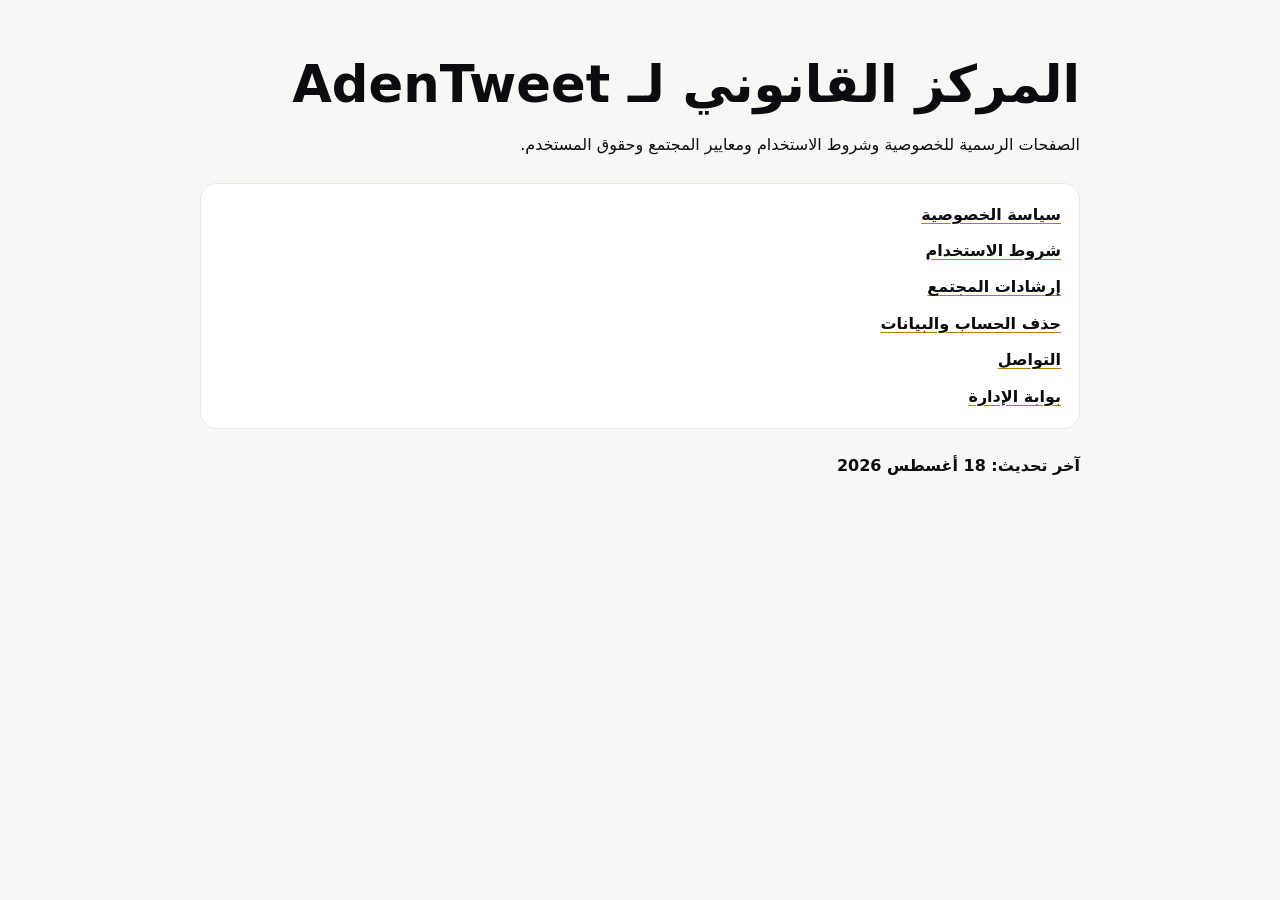
<file: index.html>
<!doctype html><html lang="ar" dir="rtl"><head><meta charset="utf-8"><meta name="viewport" content="width=device-width,initial-scale=1"><meta name="description" content="AdenTweet — الخصوصية والشروط وإرشادات المجتمع وحذف البيانات."><title>AdenTweet | المركز القانوني</title><link rel="stylesheet" href="styles.css"></head><body><main><h1>المركز القانوني لـ AdenTweet</h1><p>الصفحات الرسمية للخصوصية وشروط الاستخدام ومعايير المجتمع وحقوق المستخدم.</p><nav><a href="privacy.html">سياسة الخصوصية</a><a href="terms.html">شروط الاستخدام</a><a href="community-guidelines.html">إرشادات المجتمع</a><a href="data-deletion.html">حذف الحساب والبيانات</a><a href="contact.html">التواصل</a><a href="admin.html">بوابة الإدارة</a></nav><p><strong>آخر تحديث: 18 أغسطس 2026</strong></p></main></body></html>
</file>
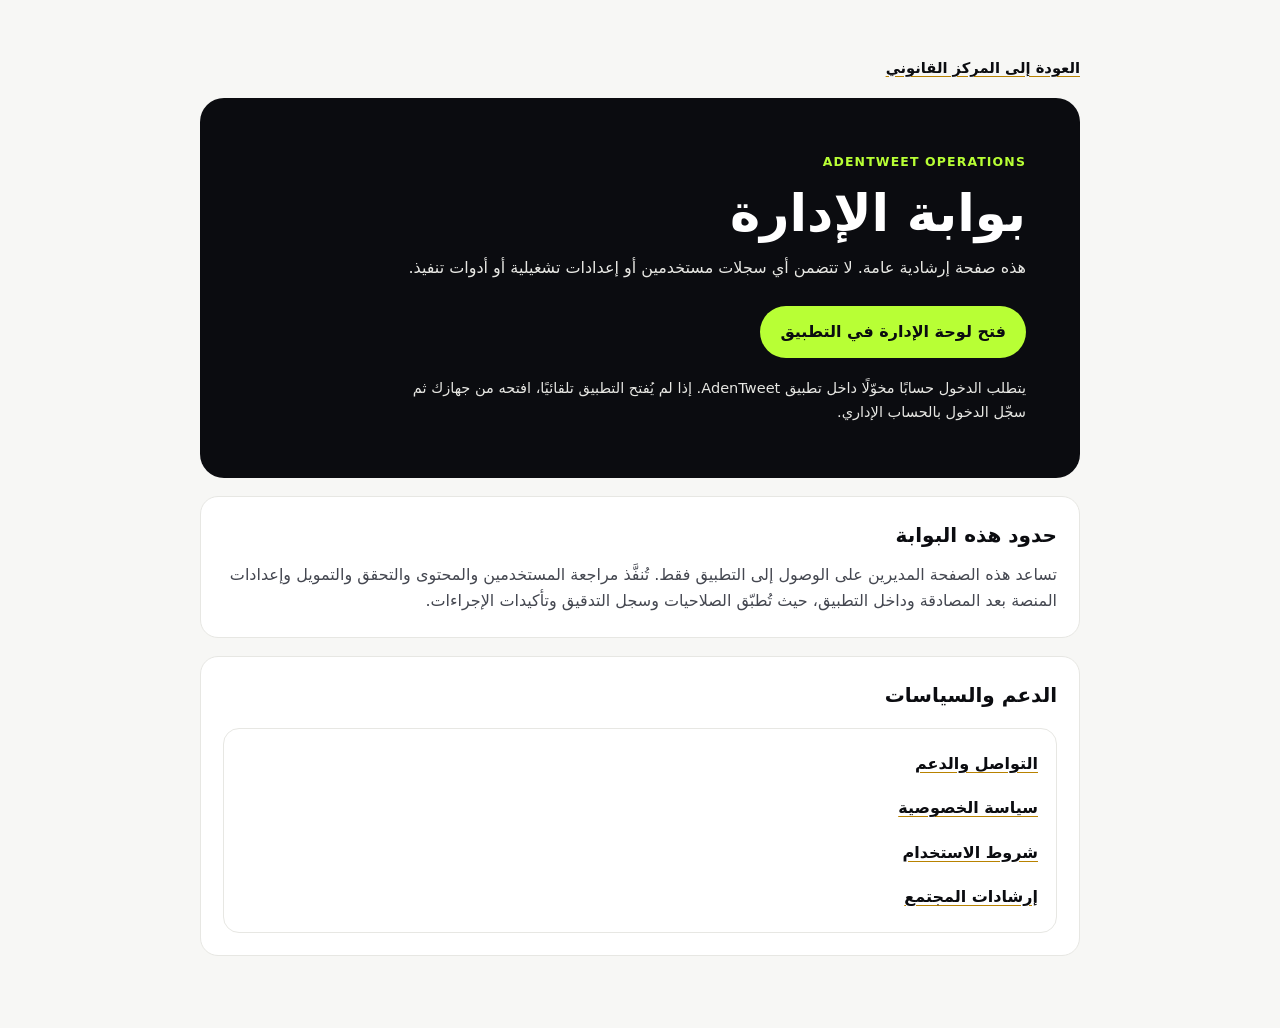
<file: admin.html>
<!doctype html>
<html lang="ar" dir="rtl">
<head>
  <meta charset="utf-8">
  <meta name="viewport" content="width=device-width,initial-scale=1">
  <meta name="description" content="بوابة AdenTweet العامة لفتح مركز الإدارة من التطبيق الموثّق.">
  <title>AdenTweet | بوابة الإدارة</title>
  <link rel="stylesheet" href="styles.css">
</head>
<body>
  <main class="admin-gateway">
    <a class="back-link" href="index.html">العودة إلى المركز القانوني</a>
    <section class="admin-hero" aria-labelledby="admin-title">
      <p class="eyebrow">AdenTweet Operations</p>
      <h1 id="admin-title">بوابة الإدارة</h1>
      <p>هذه صفحة إرشادية عامة. لا تتضمن أي سجلات مستخدمين أو إعدادات تشغيلية أو أدوات تنفيذ.</p>
      <a class="primary-link" href="adentweet://admin" aria-label="فتح لوحة إدارة AdenTweet في التطبيق">فتح لوحة الإدارة في التطبيق</a>
      <p class="gateway-note">يتطلب الدخول حسابًا مخوّلًا داخل تطبيق AdenTweet. إذا لم يُفتح التطبيق تلقائيًا، افتحه من جهازك ثم سجّل الدخول بالحساب الإداري.</p>
    </section>

    <section class="gateway-card" aria-labelledby="safety-title">
      <h2 id="safety-title">حدود هذه البوابة</h2>
      <p>تساعد هذه الصفحة المديرين على الوصول إلى التطبيق فقط. تُنفَّذ مراجعة المستخدمين والمحتوى والتحقق والتمويل وإعدادات المنصة بعد المصادقة وداخل التطبيق، حيث تُطبّق الصلاحيات وسجل التدقيق وتأكيدات الإجراءات.</p>
    </section>

    <section class="gateway-card" aria-labelledby="help-title">
      <h2 id="help-title">الدعم والسياسات</h2>
      <nav class="gateway-links" aria-label="روابط الدعم والسياسات">
        <a href="contact.html">التواصل والدعم</a>
        <a href="privacy.html">سياسة الخصوصية</a>
        <a href="terms.html">شروط الاستخدام</a>
        <a href="community-guidelines.html">إرشادات المجتمع</a>
      </nav>
    </section>
  </main>
</body>
</html>
</file>
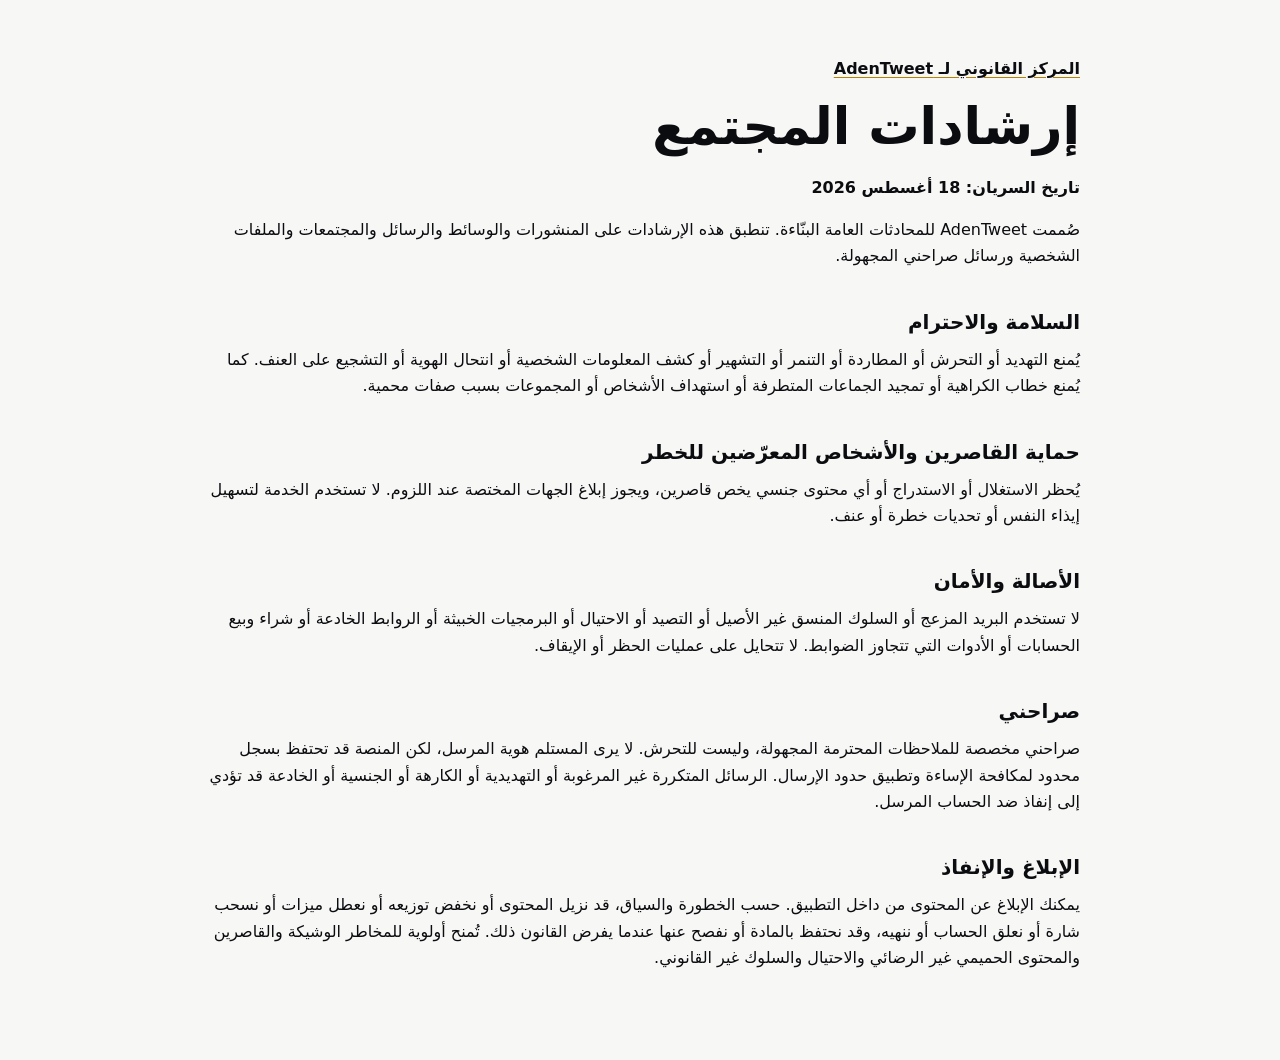
<file: community-guidelines.html>
<!doctype html><html lang="ar" dir="rtl"><head><meta charset="utf-8"><meta name="viewport" content="width=device-width,initial-scale=1"><title>إرشادات المجتمع | AdenTweet</title><link rel="stylesheet" href="styles.css"></head><body><main><p><a href="index.html">المركز القانوني لـ AdenTweet</a></p><h1>إرشادات المجتمع</h1><p><strong>تاريخ السريان: 18 أغسطس 2026</strong></p><p>صُممت AdenTweet للمحادثات العامة البنّاءة. تنطبق هذه الإرشادات على المنشورات والوسائط والرسائل والمجتمعات والملفات الشخصية ورسائل صراحني المجهولة.</p><h2>السلامة والاحترام</h2><p>يُمنع التهديد أو التحرش أو المطاردة أو التنمر أو التشهير أو كشف المعلومات الشخصية أو انتحال الهوية أو التشجيع على العنف. كما يُمنع خطاب الكراهية أو تمجيد الجماعات المتطرفة أو استهداف الأشخاص أو المجموعات بسبب صفات محمية.</p><h2>حماية القاصرين والأشخاص المعرّضين للخطر</h2><p>يُحظر الاستغلال أو الاستدراج أو أي محتوى جنسي يخص قاصرين، ويجوز إبلاغ الجهات المختصة عند اللزوم. لا تستخدم الخدمة لتسهيل إيذاء النفس أو تحديات خطرة أو عنف.</p><h2>الأصالة والأمان</h2><p>لا تستخدم البريد المزعج أو السلوك المنسق غير الأصيل أو التصيد أو الاحتيال أو البرمجيات الخبيثة أو الروابط الخادعة أو شراء وبيع الحسابات أو الأدوات التي تتجاوز الضوابط. لا تتحايل على عمليات الحظر أو الإيقاف.</p><h2>صراحني</h2><p>صراحني مخصصة للملاحظات المحترمة المجهولة، وليست للتحرش. لا يرى المستلم هوية المرسل، لكن المنصة قد تحتفظ بسجل محدود لمكافحة الإساءة وتطبيق حدود الإرسال. الرسائل المتكررة غير المرغوبة أو التهديدية أو الكارهة أو الجنسية أو الخادعة قد تؤدي إلى إنفاذ ضد الحساب المرسل.</p><h2>الإبلاغ والإنفاذ</h2><p>يمكنك الإبلاغ عن المحتوى من داخل التطبيق. حسب الخطورة والسياق، قد نزيل المحتوى أو نخفض توزيعه أو نعطل ميزات أو نسحب شارة أو نعلق الحساب أو ننهيه، وقد نحتفظ بالمادة أو نفصح عنها عندما يفرض القانون ذلك. تُمنح أولوية للمخاطر الوشيكة والقاصرين والمحتوى الحميمي غير الرضائي والاحتيال والسلوك غير القانوني.</p></main></body></html>
</file>
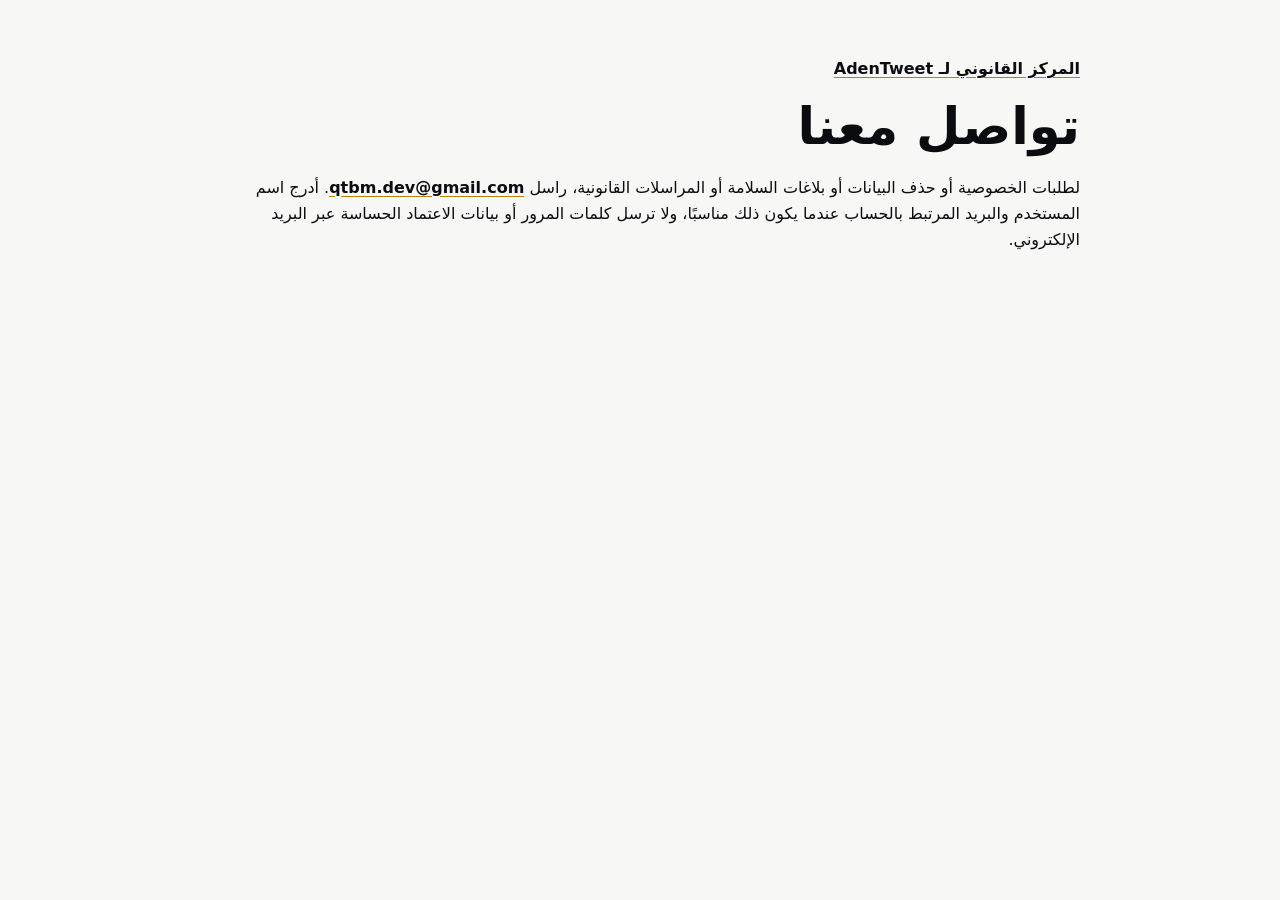
<file: contact.html>
<!doctype html><html lang="ar" dir="rtl"><head><meta charset="utf-8"><meta name="viewport" content="width=device-width,initial-scale=1"><title>التواصل | AdenTweet</title><link rel="stylesheet" href="styles.css"></head><body><main><p><a href="index.html">المركز القانوني لـ AdenTweet</a></p><h1>تواصل معنا</h1><p>لطلبات الخصوصية أو حذف البيانات أو بلاغات السلامة أو المراسلات القانونية، راسل <a href="mailto:qtbm.dev@gmail.com">qtbm.dev@gmail.com</a>. أدرج اسم المستخدم والبريد المرتبط بالحساب عندما يكون ذلك مناسبًا، ولا ترسل كلمات المرور أو بيانات الاعتماد الحساسة عبر البريد الإلكتروني.</p></main></body></html>
</file>
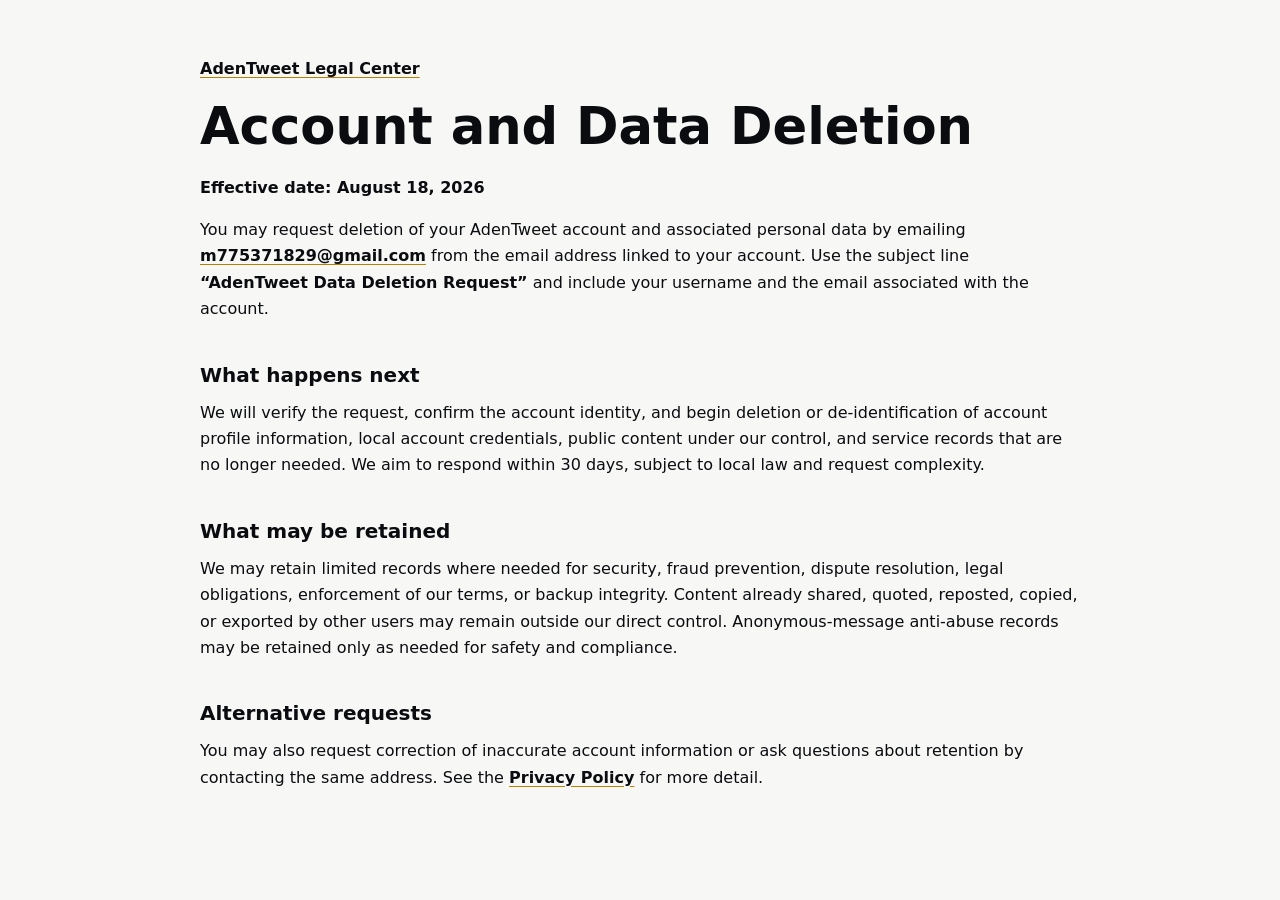
<file: data-deletion.html>
<!doctype html>
<html lang="en" dir="ltr">
<head><meta charset="utf-8"><meta name="viewport" content="width=device-width,initial-scale=1"><title>AdenTweet Data Deletion</title><link rel="stylesheet" href="styles.css"></head>
<body><main><p><a href="index.html">AdenTweet Legal Center</a></p><h1>Account and Data Deletion</h1><p><strong>Effective date: August 18, 2026</strong></p><p>You may request deletion of your AdenTweet account and associated personal data by emailing <a href="mailto:m775371829@gmail.com?subject=AdenTweet%20Data%20Deletion%20Request">m775371829@gmail.com</a> from the email address linked to your account. Use the subject line <strong>“AdenTweet Data Deletion Request”</strong> and include your username and the email associated with the account.</p><h2>What happens next</h2><p>We will verify the request, confirm the account identity, and begin deletion or de-identification of account profile information, local account credentials, public content under our control, and service records that are no longer needed. We aim to respond within 30 days, subject to local law and request complexity.</p><h2>What may be retained</h2><p>We may retain limited records where needed for security, fraud prevention, dispute resolution, legal obligations, enforcement of our terms, or backup integrity. Content already shared, quoted, reposted, copied, or exported by other users may remain outside our direct control. Anonymous-message anti-abuse records may be retained only as needed for safety and compliance.</p><h2>Alternative requests</h2><p>You may also request correction of inaccurate account information or ask questions about retention by contacting the same address. See the <a href="privacy.html">Privacy Policy</a> for more detail.</p></main></body></html>
</file>
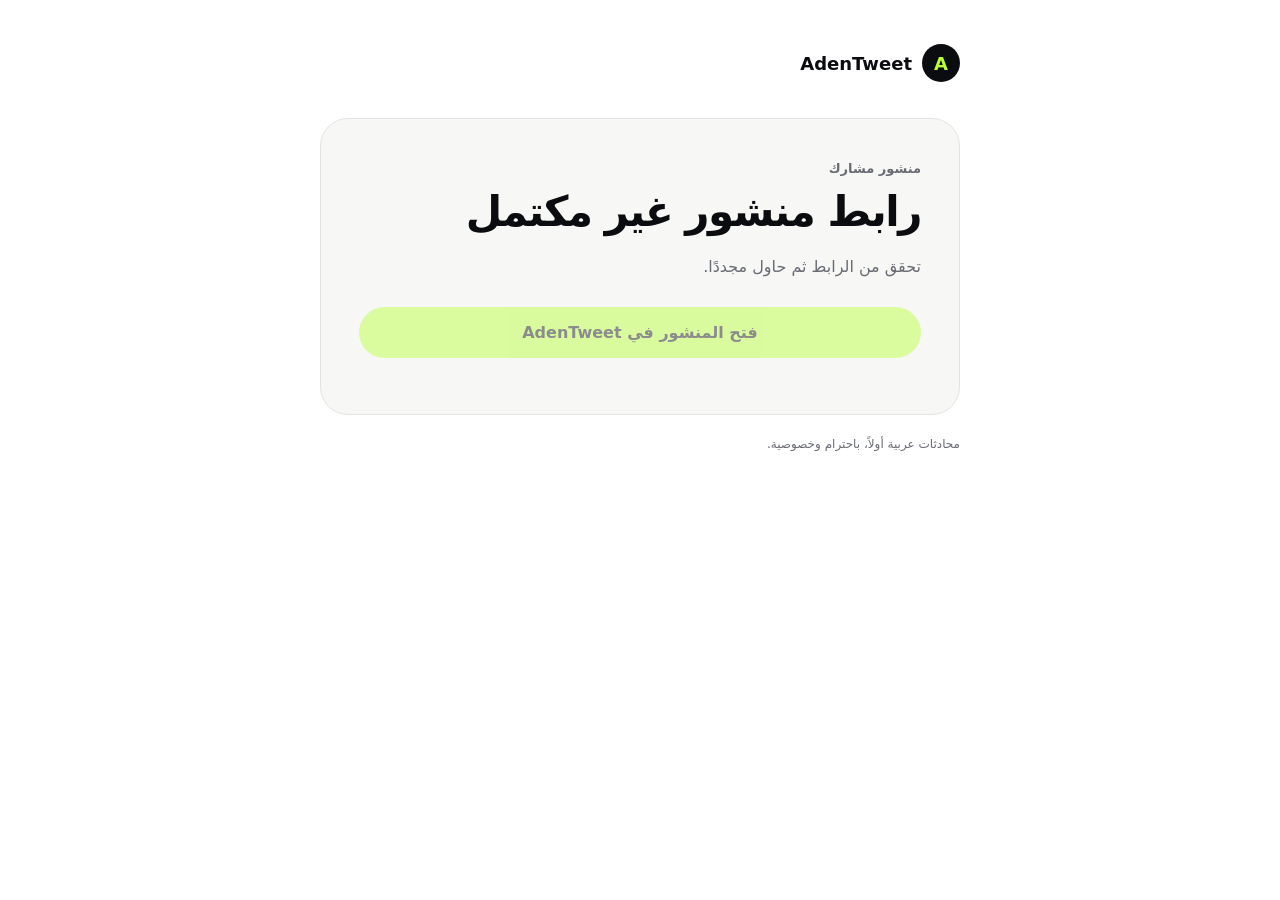
<file: post.html>
<!doctype html>
<html lang="ar" dir="rtl">
  <head>
    <meta charset="utf-8" />
    <meta name="viewport" content="width=device-width, initial-scale=1" />
    <meta name="theme-color" content="#FFFFFF" />
    <title>منشور | AdenTweet</title>
    <style>
      :root { color: #0b0c10; background: #ffffff; font-family: system-ui, -apple-system, BlinkMacSystemFont, "Segoe UI", sans-serif; } * { box-sizing: border-box; } body { margin: 0; min-height: 100vh; } main { width: min(640px, calc(100% - 32px)); margin: 0 auto; padding: 44px 0; } .brand { display:flex; align-items:center; gap:10px; color:#0b0c10; font-size:18px; font-weight:900; text-decoration:none; } .mark { display:grid; place-items:center; width:38px; height:38px; border-radius:50%; background:#0b0c10; color:#b8ff35; } .card { margin-top:36px; padding:clamp(24px,6vw,38px); border:1px solid #e3e4df; border-radius:28px; background:#f7f7f5; } .eyebrow { margin:0 0 8px; color:#686b73; font-size:13px; font-weight:800; } h1 { margin:0; font-size:clamp(29px,8vw,42px); line-height:1.15; letter-spacing:-.035em; } p { color:#686b73; line-height:1.8; } .button { display:block; width:100%; margin-top:26px; padding:16px; border-radius:28px; background:#b8ff35; color:#0b0c10; font-weight:900; text-align:center; text-decoration:none; } .meta { margin-top:18px; font-size:12px; } footer { margin-top:22px; color:#686b73; font-size:12px; } 
    </style>
  </head>
  <body>
    <main>
      <a class="brand" href="./index.html" aria-label="AdenTweet"><span class="mark">A</span><span>AdenTweet</span></a>
      <section class="card"><p class="eyebrow">منشور مشارك</p><h1 id="title">شاهد هذا المنشور في AdenTweet</h1><p id="lead">يفتح المنشور في التطبيق لتتمكن من القراءة والتفاعل والمشاركة.</p><a id="open" class="button" href="adentweet://">فتح المنشور في AdenTweet</a><p id="status" class="meta"></p></section>
      <footer>محادثات عربية أولاً، باحترام وخصوصية.</footer>
    </main>
    <script>
      const id = (new URLSearchParams(location.search).get("id") || "").trim();
      const valid = /^\d+$/.test(id); const open = document.getElementById("open");
      if (valid) { open.href = "adentweet://post/" + encodeURIComponent(id); document.getElementById("status").textContent = "معرّف المنشور: #" + id; }
      else { document.getElementById("title").textContent = "رابط منشور غير مكتمل"; document.getElementById("lead").textContent = "تحقق من الرابط ثم حاول مجددًا."; open.removeAttribute("href"); open.style.opacity = ".45"; }
    </script>
  </body>
</html>
</file>
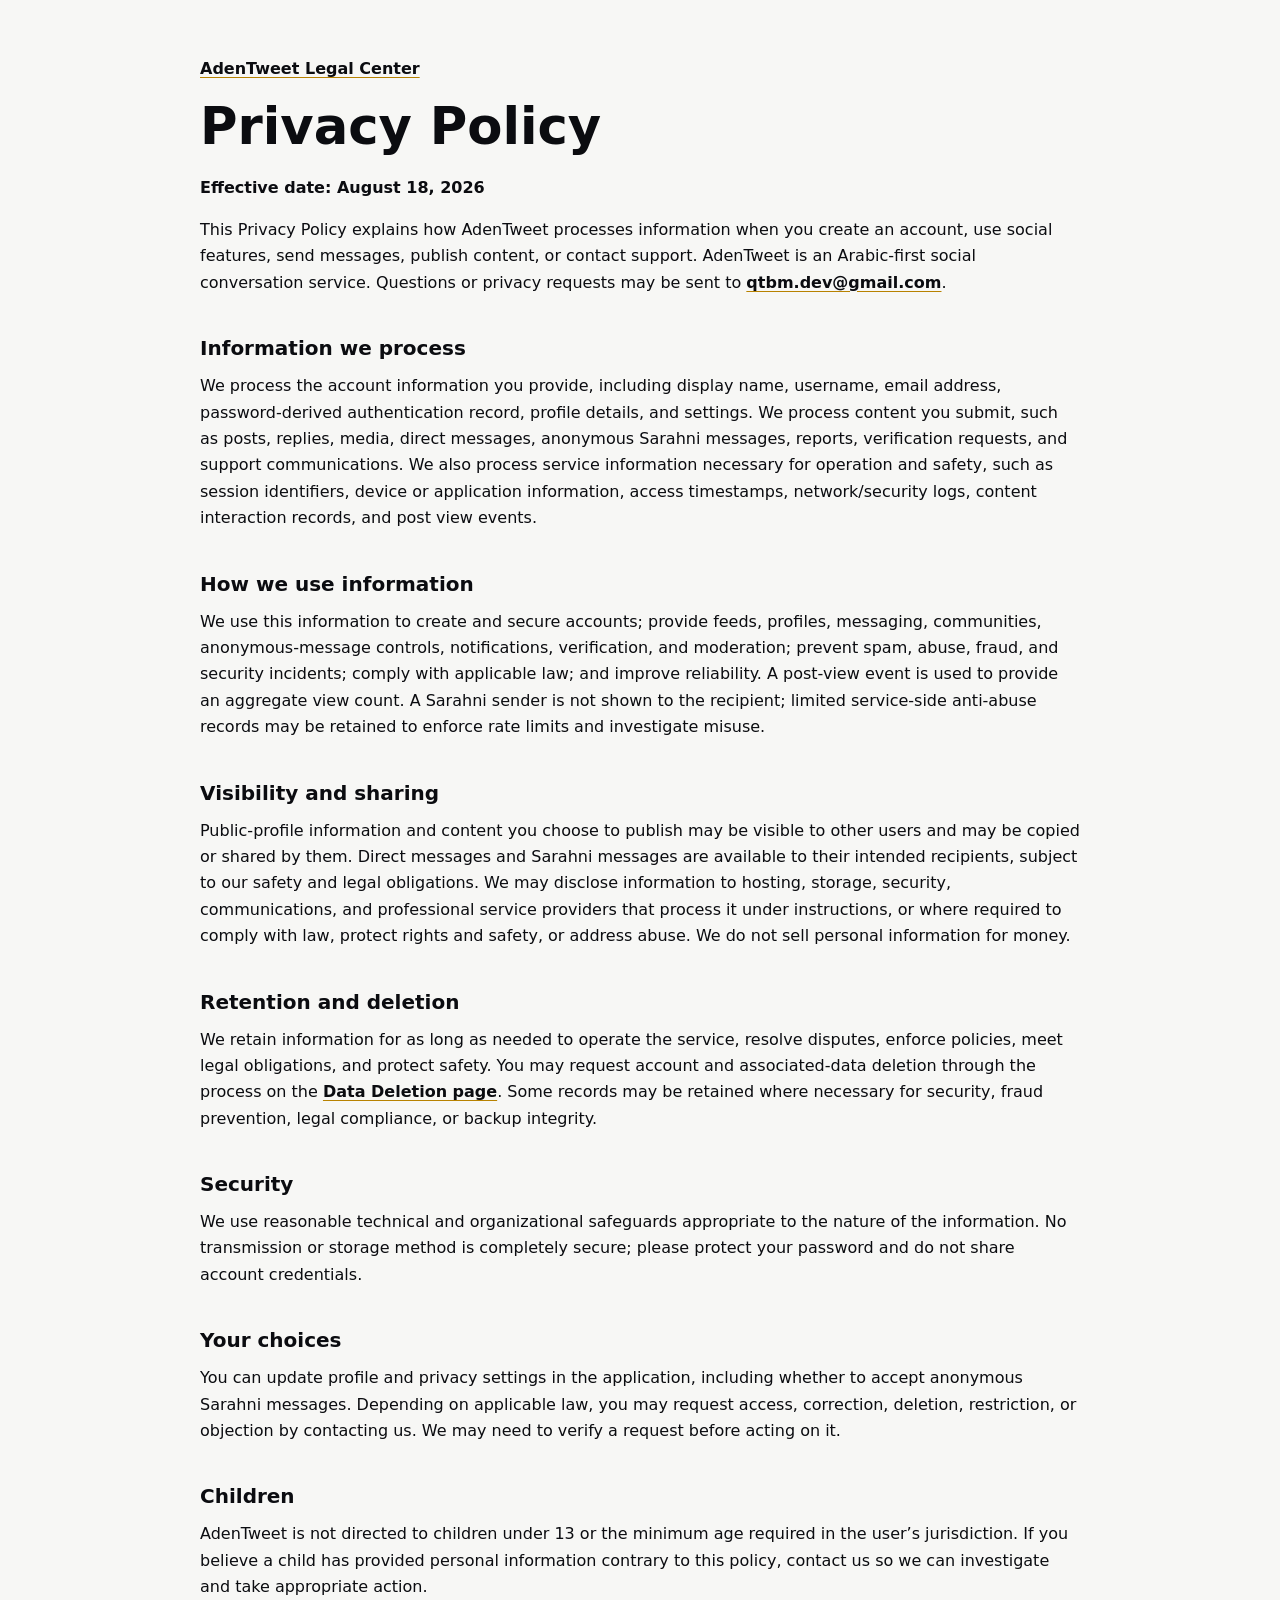
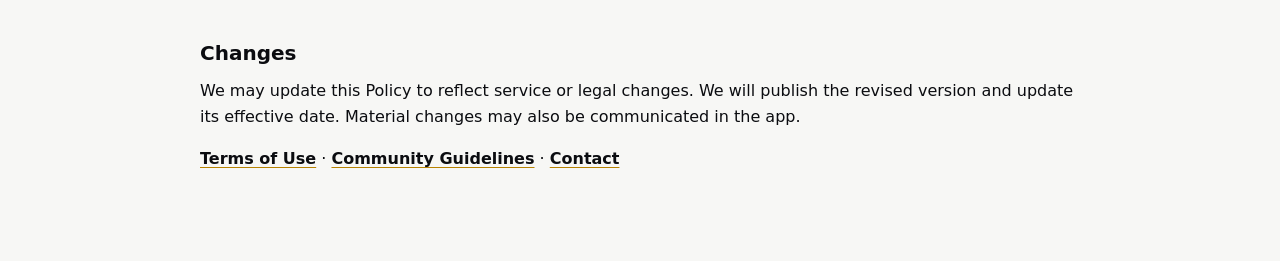
<file: privacy.html>
<!doctype html>
<html lang="en" dir="ltr">
<head><meta charset="utf-8"><meta name="viewport" content="width=device-width,initial-scale=1"><title>AdenTweet Privacy Policy</title><link rel="stylesheet" href="styles.css"></head>
<body><main><p><a href="index.html">AdenTweet Legal Center</a></p><h1>Privacy Policy</h1><p><strong>Effective date: August 18, 2026</strong></p><p>This Privacy Policy explains how AdenTweet processes information when you create an account, use social features, send messages, publish content, or contact support. AdenTweet is an Arabic-first social conversation service. Questions or privacy requests may be sent to <a href="mailto:qtbm.dev@gmail.com">qtbm.dev@gmail.com</a>.</p><h2>Information we process</h2><p>We process the account information you provide, including display name, username, email address, password-derived authentication record, profile details, and settings. We process content you submit, such as posts, replies, media, direct messages, anonymous Sarahni messages, reports, verification requests, and support communications. We also process service information necessary for operation and safety, such as session identifiers, device or application information, access timestamps, network/security logs, content interaction records, and post view events.</p><h2>How we use information</h2><p>We use this information to create and secure accounts; provide feeds, profiles, messaging, communities, anonymous-message controls, notifications, verification, and moderation; prevent spam, abuse, fraud, and security incidents; comply with applicable law; and improve reliability. A post-view event is used to provide an aggregate view count. A Sarahni sender is not shown to the recipient; limited service-side anti-abuse records may be retained to enforce rate limits and investigate misuse.</p><h2>Visibility and sharing</h2><p>Public-profile information and content you choose to publish may be visible to other users and may be copied or shared by them. Direct messages and Sarahni messages are available to their intended recipients, subject to our safety and legal obligations. We may disclose information to hosting, storage, security, communications, and professional service providers that process it under instructions, or where required to comply with law, protect rights and safety, or address abuse. We do not sell personal information for money.</p><h2>Retention and deletion</h2><p>We retain information for as long as needed to operate the service, resolve disputes, enforce policies, meet legal obligations, and protect safety. You may request account and associated-data deletion through the process on the <a href="data-deletion.html">Data Deletion page</a>. Some records may be retained where necessary for security, fraud prevention, legal compliance, or backup integrity.</p><h2>Security</h2><p>We use reasonable technical and organizational safeguards appropriate to the nature of the information. No transmission or storage method is completely secure; please protect your password and do not share account credentials.</p><h2>Your choices</h2><p>You can update profile and privacy settings in the application, including whether to accept anonymous Sarahni messages. Depending on applicable law, you may request access, correction, deletion, restriction, or objection by contacting us. We may need to verify a request before acting on it.</p><h2>Children</h2><p>AdenTweet is not directed to children under 13 or the minimum age required in the user’s jurisdiction. If you believe a child has provided personal information contrary to this policy, contact us so we can investigate and take appropriate action.</p><h2>Changes</h2><p>We may update this Policy to reflect service or legal changes. We will publish the revised version and update its effective date. Material changes may also be communicated in the app.</p><p><a href="terms.html">Terms of Use</a> · <a href="community-guidelines.html">Community Guidelines</a> · <a href="contact.html">Contact</a></p></main></body></html>
</file>
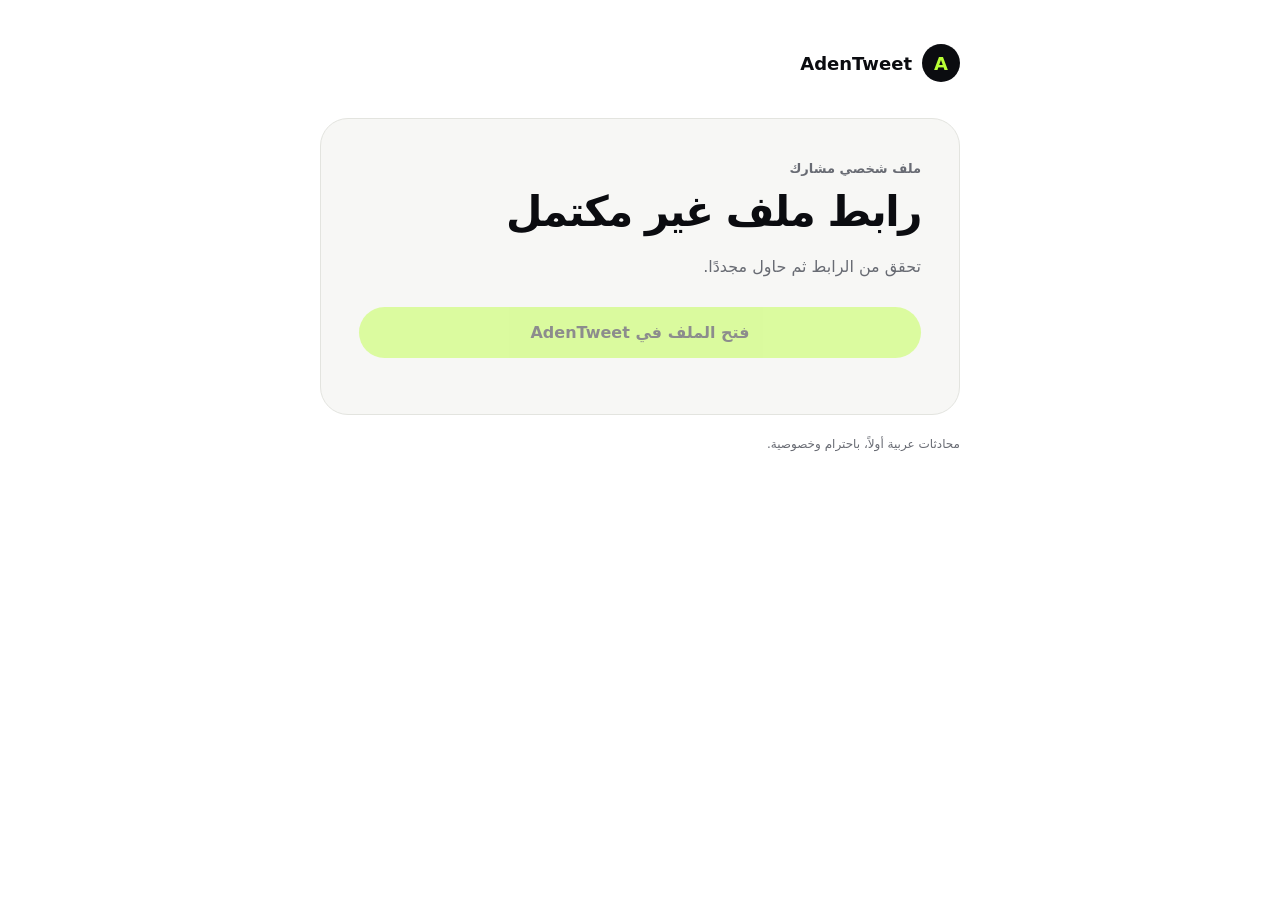
<file: profile.html>
<!doctype html>
<html lang="ar" dir="rtl">
  <head>
    <meta charset="utf-8" />
    <meta name="viewport" content="width=device-width, initial-scale=1" />
    <meta name="theme-color" content="#FFFFFF" />
    <title>ملف شخصي | AdenTweet</title>
    <style>
      :root { color: #0b0c10; background: #ffffff; font-family: system-ui, -apple-system, BlinkMacSystemFont, "Segoe UI", sans-serif; } * { box-sizing: border-box; } body { margin: 0; min-height: 100vh; } main { width: min(640px, calc(100% - 32px)); margin: 0 auto; padding: 44px 0; } .brand { display:flex; align-items:center; gap:10px; color:#0b0c10; font-size:18px; font-weight:900; text-decoration:none; } .mark { display:grid; place-items:center; width:38px; height:38px; border-radius:50%; background:#0b0c10; color:#b8ff35; } .card { margin-top:36px; padding:clamp(24px,6vw,38px); border:1px solid #e3e4df; border-radius:28px; background:#f7f7f5; } .eyebrow { margin:0 0 8px; color:#686b73; font-size:13px; font-weight:800; } h1 { margin:0; font-size:clamp(29px,8vw,42px); line-height:1.15; letter-spacing:-.035em; } p { color:#686b73; line-height:1.8; } .button { display:block; width:100%; margin-top:26px; padding:16px; border-radius:28px; background:#b8ff35; color:#0b0c10; font-weight:900; text-align:center; text-decoration:none; } .meta { margin-top:18px; font-size:12px; } footer { margin-top:22px; color:#686b73; font-size:12px; }
    </style>
  </head>
  <body>
    <main>
      <a class="brand" href="./index.html" aria-label="AdenTweet"><span class="mark">A</span><span>AdenTweet</span></a>
      <section class="card"><p class="eyebrow">ملف شخصي مشارك</p><h1 id="title">شاهد الملف في AdenTweet</h1><p id="lead">افتح الملف في التطبيق للمتابعة والتواصل ومشاهدة المنشورات العامة.</p><a id="open" class="button" href="adentweet://">فتح الملف في AdenTweet</a><p id="status" class="meta"></p></section>
      <footer>محادثات عربية أولاً، باحترام وخصوصية.</footer>
    </main>
    <script>
      const username = (new URLSearchParams(location.search).get("u") || "").trim().toLowerCase();
      const valid = /^[a-z0-9_]{3,32}$/.test(username); const open = document.getElementById("open");
      if (valid) { open.href = "adentweet://profile/" + encodeURIComponent(username); document.getElementById("title").textContent = "ملف @" + username + " في AdenTweet"; document.getElementById("status").textContent = "الملف العام: @" + username; }
      else { document.getElementById("title").textContent = "رابط ملف غير مكتمل"; document.getElementById("lead").textContent = "تحقق من الرابط ثم حاول مجددًا."; open.removeAttribute("href"); open.style.opacity = ".45"; }
    </script>
  </body>
</html>
</file>
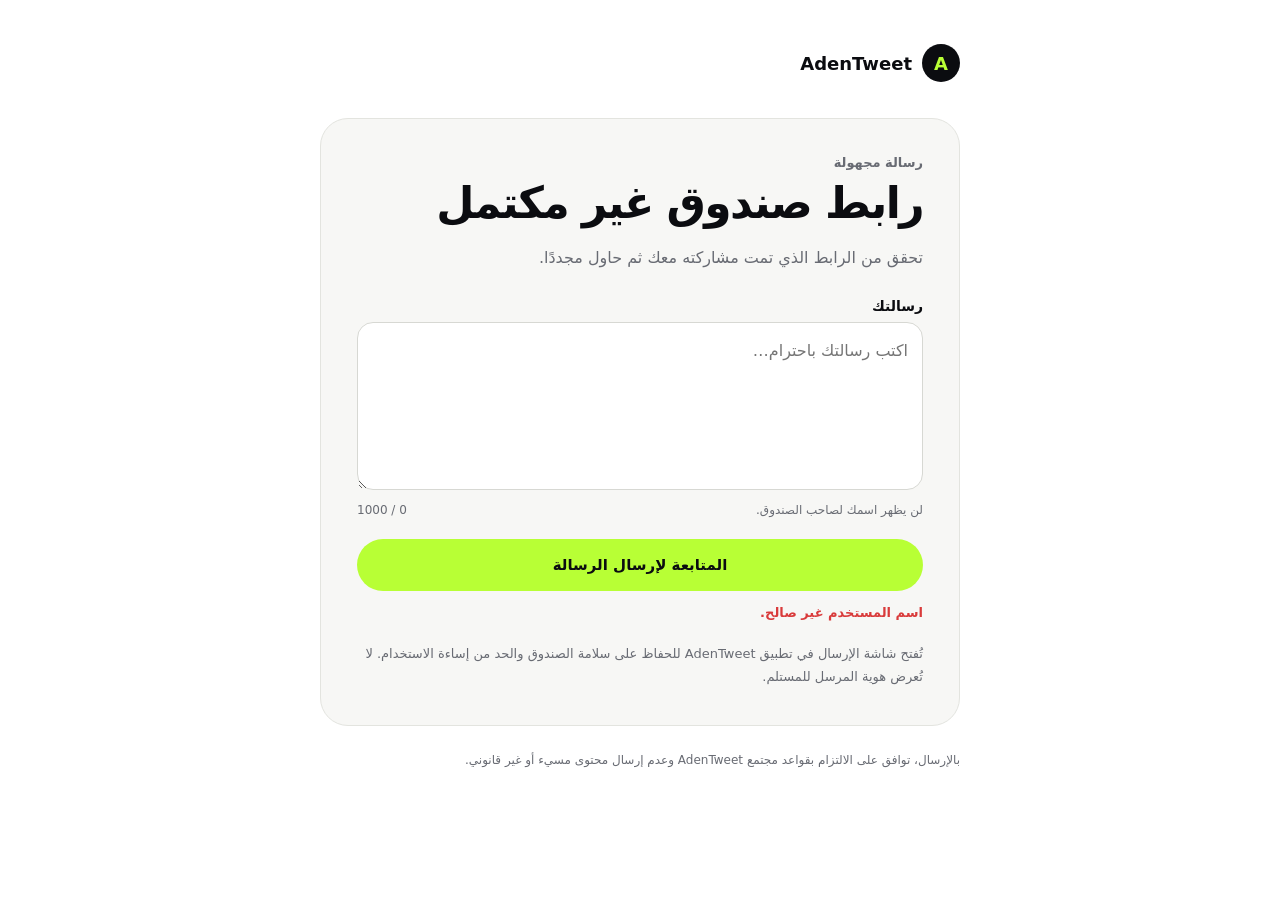
<file: sarahni.html>
<!doctype html>
<html lang="ar" dir="rtl">
  <head>
    <meta charset="utf-8" />
    <meta name="viewport" content="width=device-width, initial-scale=1" />
    <meta name="theme-color" content="#FFFFFF" />
    <title>صندوق صارحني | AdenTweet</title>
    <style>
      :root { color: #0b0c10; background: #ffffff; font-family: system-ui, -apple-system, BlinkMacSystemFont, "Segoe UI", sans-serif; }
      * { box-sizing: border-box; }
      body { margin: 0; min-height: 100vh; background: #ffffff; }
      main { width: min(640px, calc(100% - 32px)); margin: 0 auto; padding: 44px 0 56px; }
      .brand { display: flex; align-items: center; gap: 10px; text-decoration: none; color: #0b0c10; font-weight: 900; font-size: 18px; }
      .brand-mark { width: 38px; height: 38px; display: grid; place-items: center; border-radius: 50%; background: #0b0c10; color: #b8ff35; }
      .card { margin-top: 36px; padding: clamp(22px, 6vw, 36px); border: 1px solid #e3e4df; border-radius: 28px; background: #f7f7f5; }
      .eyebrow { margin: 0 0 8px; color: #686b73; font-size: 13px; font-weight: 800; }
      h1 { margin: 0; font-size: clamp(29px, 8vw, 44px); line-height: 1.15; letter-spacing: -0.035em; }
      .lead { color: #686b73; line-height: 1.85; margin: 14px 0 26px; }
      label { display: block; margin-bottom: 8px; font-size: 14px; font-weight: 800; }
      textarea { width: 100%; min-height: 168px; resize: vertical; border: 1px solid #d7d8d3; border-radius: 16px; padding: 14px; color: #0b0c10; background: #ffffff; font: inherit; line-height: 1.7; }
      textarea:focus { outline: 3px solid rgba(184, 255, 53, .65); border-color: #0b0c10; }
      .meta { display: flex; justify-content: space-between; gap: 12px; margin: 9px 0 22px; color: #686b73; font-size: 12px; }
      .button { width: 100%; min-height: 52px; border: 0; border-radius: 26px; background: #b8ff35; color: #0b0c10; font: inherit; font-weight: 900; font-size: 15px; cursor: pointer; }
      .button:focus-visible { outline: 3px solid #0b0c10; outline-offset: 3px; }
      .notice { margin: 18px 0 0; color: #686b73; font-size: 13px; line-height: 1.75; }
      .status { min-height: 20px; margin: 14px 0 0; color: #d93b3b; font-size: 13px; font-weight: 700; }
      footer { margin-top: 24px; color: #686b73; font-size: 12px; line-height: 1.7; }
      @media (max-width: 420px) { main { padding-top: 28px; } .card { margin-top: 28px; } }
    </style>
  </head>
  <body>
    <main>
      <a class="brand" href="./index.html" aria-label="AdenTweet">
        <span class="brand-mark">A</span><span>AdenTweet</span>
      </a>
      <section class="card" aria-labelledby="title">
        <p class="eyebrow">رسالة مجهولة</p>
        <h1 id="title">صندوق صارحني</h1>
        <p id="lead" class="lead">اكتب رسالة محترمة ليتم إعدادها للإرسال إلى صاحب الصندوق.</p>
        <form id="form">
          <label for="message">رسالتك</label>
          <textarea id="message" maxlength="1000" placeholder="اكتب رسالتك باحترام…" required></textarea>
          <div class="meta"><span>لن يظهر اسمك لصاحب الصندوق.</span><span id="counter">0 / 1000</span></div>
          <button id="send" class="button" type="submit">المتابعة لإرسال الرسالة</button>
          <p id="status" class="status" role="status"></p>
        </form>
        <p class="notice">تُفتح شاشة الإرسال في تطبيق AdenTweet للحفاظ على سلامة الصندوق والحد من إساءة الاستخدام. لا تُعرض هوية المرسل للمستلم.</p>
      </section>
      <footer>بالإرسال، توافق على الالتزام بقواعد مجتمع AdenTweet وعدم إرسال محتوى مسيء أو غير قانوني.</footer>
    </main>
    <script>
      const params = new URLSearchParams(window.location.search);
      const username = (params.get("to") || "").trim().toLowerCase();
      const message = document.getElementById("message");
      const counter = document.getElementById("counter");
      const title = document.getElementById("title");
      const lead = document.getElementById("lead");
      const status = document.getElementById("status");
      const send = document.getElementById("send");
      const validUsername = /^[a-z0-9_]{3,32}$/.test(username);

      if (!validUsername) {
        title.textContent = "رابط صندوق غير مكتمل";
        lead.textContent = "تحقق من الرابط الذي تمت مشاركته معك ثم حاول مجددًا.";
        send.disabled = true;
        status.textContent = "اسم المستخدم غير صالح.";
      } else {
        title.textContent = "أرسل رسالة مجهولة إلى @" + username;
      }

      message.addEventListener("input", () => { counter.textContent = message.value.length + " / 1000"; });
      document.getElementById("form").addEventListener("submit", (event) => {
        event.preventDefault();
        if (!validUsername || !message.value.trim()) return;
        const deepLink = "adentweet://sarahni/" + encodeURIComponent(username) + "?message=" + encodeURIComponent(message.value.trim());
        window.location.href = deepLink;
        window.setTimeout(() => {
          status.textContent = "إذا لم يُفتح التطبيق، ثبّت AdenTweet ثم افتح الرابط مرة أخرى.";
        }, 1100);
      });
    </script>
  </body>
</html>
</file>
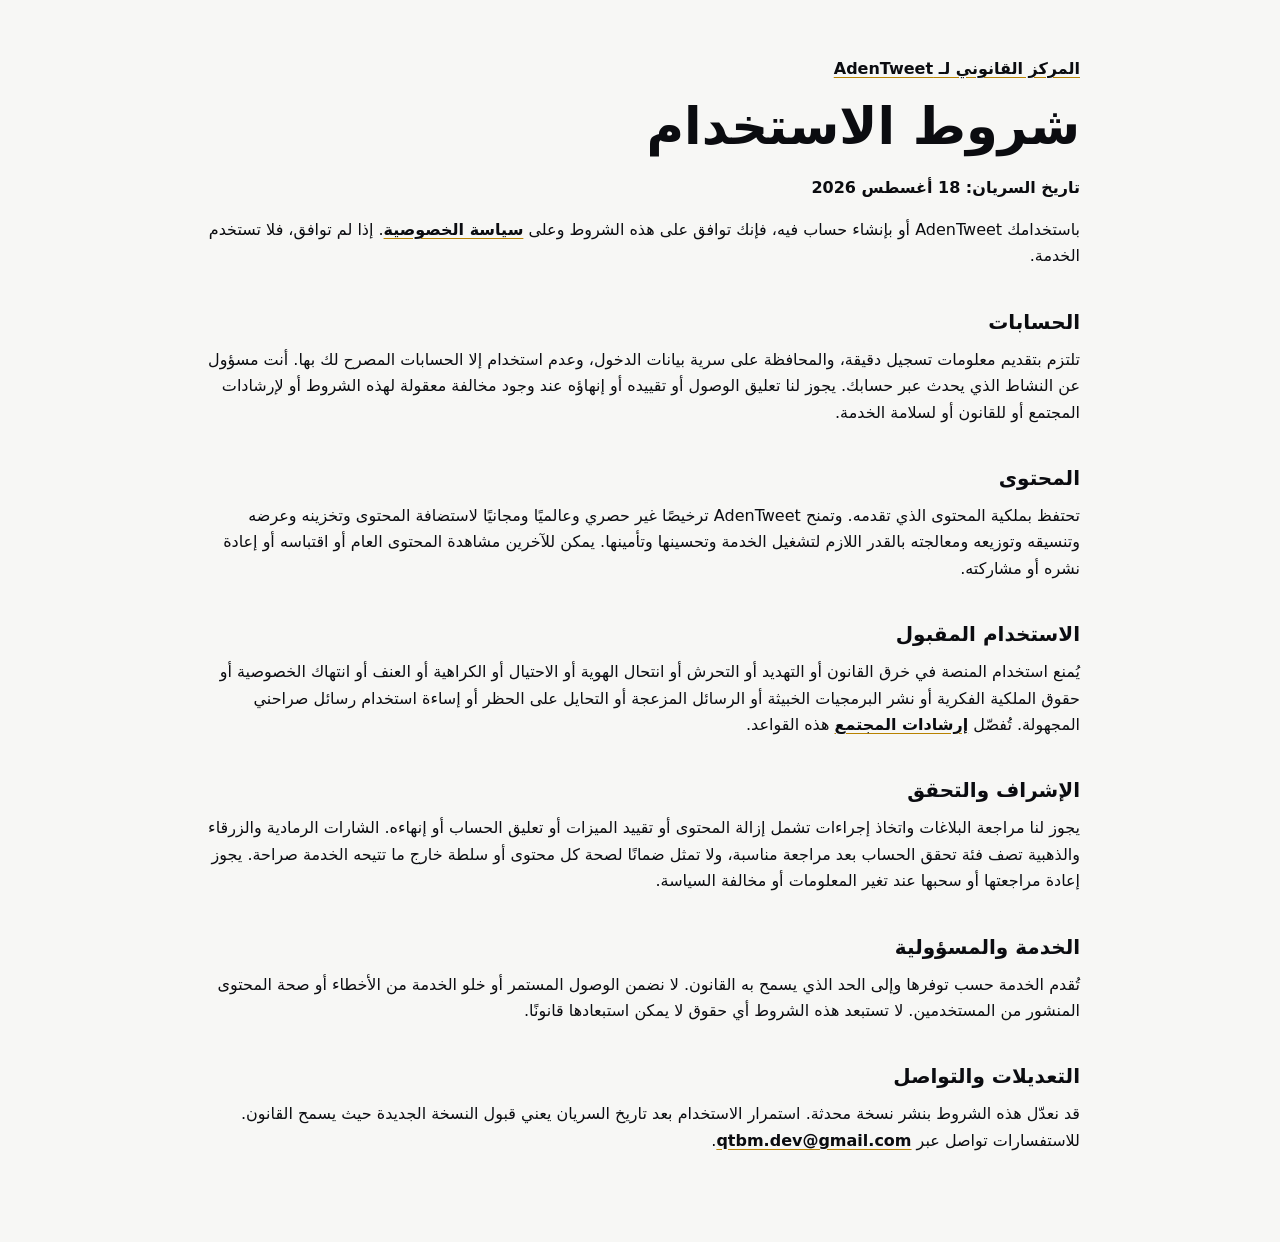
<file: terms.html>
<!doctype html><html lang="ar" dir="rtl"><head><meta charset="utf-8"><meta name="viewport" content="width=device-width,initial-scale=1"><title>شروط الاستخدام | AdenTweet</title><link rel="stylesheet" href="styles.css"></head><body><main><p><a href="index.html">المركز القانوني لـ AdenTweet</a></p><h1>شروط الاستخدام</h1><p><strong>تاريخ السريان: 18 أغسطس 2026</strong></p><p>باستخدامك AdenTweet أو بإنشاء حساب فيه، فإنك توافق على هذه الشروط وعلى <a href="privacy.html">سياسة الخصوصية</a>. إذا لم توافق، فلا تستخدم الخدمة.</p><h2>الحسابات</h2><p>تلتزم بتقديم معلومات تسجيل دقيقة، والمحافظة على سرية بيانات الدخول، وعدم استخدام إلا الحسابات المصرح لك بها. أنت مسؤول عن النشاط الذي يحدث عبر حسابك. يجوز لنا تعليق الوصول أو تقييده أو إنهاؤه عند وجود مخالفة معقولة لهذه الشروط أو لإرشادات المجتمع أو للقانون أو لسلامة الخدمة.</p><h2>المحتوى</h2><p>تحتفظ بملكية المحتوى الذي تقدمه. وتمنح AdenTweet ترخيصًا غير حصري وعالميًا ومجانيًا لاستضافة المحتوى وتخزينه وعرضه وتنسيقه وتوزيعه ومعالجته بالقدر اللازم لتشغيل الخدمة وتحسينها وتأمينها. يمكن للآخرين مشاهدة المحتوى العام أو اقتباسه أو إعادة نشره أو مشاركته.</p><h2>الاستخدام المقبول</h2><p>يُمنع استخدام المنصة في خرق القانون أو التهديد أو التحرش أو انتحال الهوية أو الاحتيال أو الكراهية أو العنف أو انتهاك الخصوصية أو حقوق الملكية الفكرية أو نشر البرمجيات الخبيثة أو الرسائل المزعجة أو التحايل على الحظر أو إساءة استخدام رسائل صراحني المجهولة. تُفصّل <a href="community-guidelines.html">إرشادات المجتمع</a> هذه القواعد.</p><h2>الإشراف والتحقق</h2><p>يجوز لنا مراجعة البلاغات واتخاذ إجراءات تشمل إزالة المحتوى أو تقييد الميزات أو تعليق الحساب أو إنهاءه. الشارات الرمادية والزرقاء والذهبية تصف فئة تحقق الحساب بعد مراجعة مناسبة، ولا تمثل ضمانًا لصحة كل محتوى أو سلطة خارج ما تتيحه الخدمة صراحة. يجوز إعادة مراجعتها أو سحبها عند تغير المعلومات أو مخالفة السياسة.</p><h2>الخدمة والمسؤولية</h2><p>تُقدم الخدمة حسب توفرها وإلى الحد الذي يسمح به القانون. لا نضمن الوصول المستمر أو خلو الخدمة من الأخطاء أو صحة المحتوى المنشور من المستخدمين. لا تستبعد هذه الشروط أي حقوق لا يمكن استبعادها قانونًا.</p><h2>التعديلات والتواصل</h2><p>قد نعدّل هذه الشروط بنشر نسخة محدثة. استمرار الاستخدام بعد تاريخ السريان يعني قبول النسخة الجديدة حيث يسمح القانون. للاستفسارات تواصل عبر <a href="mailto:qtbm.dev@gmail.com">qtbm.dev@gmail.com</a>.</p></main></body></html>
</file>
<file: styles.css>
:root{color-scheme:light;font-family:system-ui,-apple-system,BlinkMacSystemFont,"Segoe UI",sans-serif;color:#0B0C10;background:#F7F7F5}*{box-sizing:border-box}body{margin:0;line-height:1.65}main{width:min(880px,calc(100% - 36px));margin:0 auto;padding:56px 0 72px}h1{font-size:clamp(2rem,7vw,3.2rem);line-height:1.1;margin:0 0 20px}h2{font-size:1.25rem;margin:36px 0 8px}p{margin:0 0 16px}a{color:#0B0C10;text-decoration-color:#B88200;text-underline-offset:3px;font-weight:700}nav{display:grid;gap:10px;padding:18px;border:1px solid #E7E7E3;border-radius:16px;background:#fff;margin:24px 0}strong{font-weight:800}.admin-gateway{display:grid;gap:18px}.back-link{font-size:.92rem;width:max-content}.admin-hero{background:#0B0C10;border-radius:24px;color:#fff;padding:clamp(28px,6vw,54px)}.admin-hero h1{color:#fff;margin-bottom:14px}.admin-hero p{color:#E7E7E3;max-width:620px}.eyebrow{color:#B8FF35!important;font-size:.78rem;font-weight:800;letter-spacing:.09em;margin-bottom:12px;text-transform:uppercase}.primary-link{background:#B8FF35;border-radius:999px;color:#0B0C10;display:inline-block;margin:8px 0 18px;padding:13px 20px;text-decoration:none;text-decoration-color:transparent}.primary-link:hover,.primary-link:focus-visible{background:#fff;outline:3px solid #1769E0;outline-offset:3px}.gateway-note{font-size:.91rem;margin:0}.gateway-card{background:#fff;border:1px solid #E7E7E3;border-radius:18px;padding:22px}.gateway-card h2{margin:0 0 10px}.gateway-card p{color:#444750;margin:0}.gateway-links{margin:16px 0 0}.gateway-links a{padding:4px 0}@media (max-width:600px){main{padding:34px 0 52px}.admin-hero{border-radius:18px}.gateway-card{padding:18px}}
</file>
